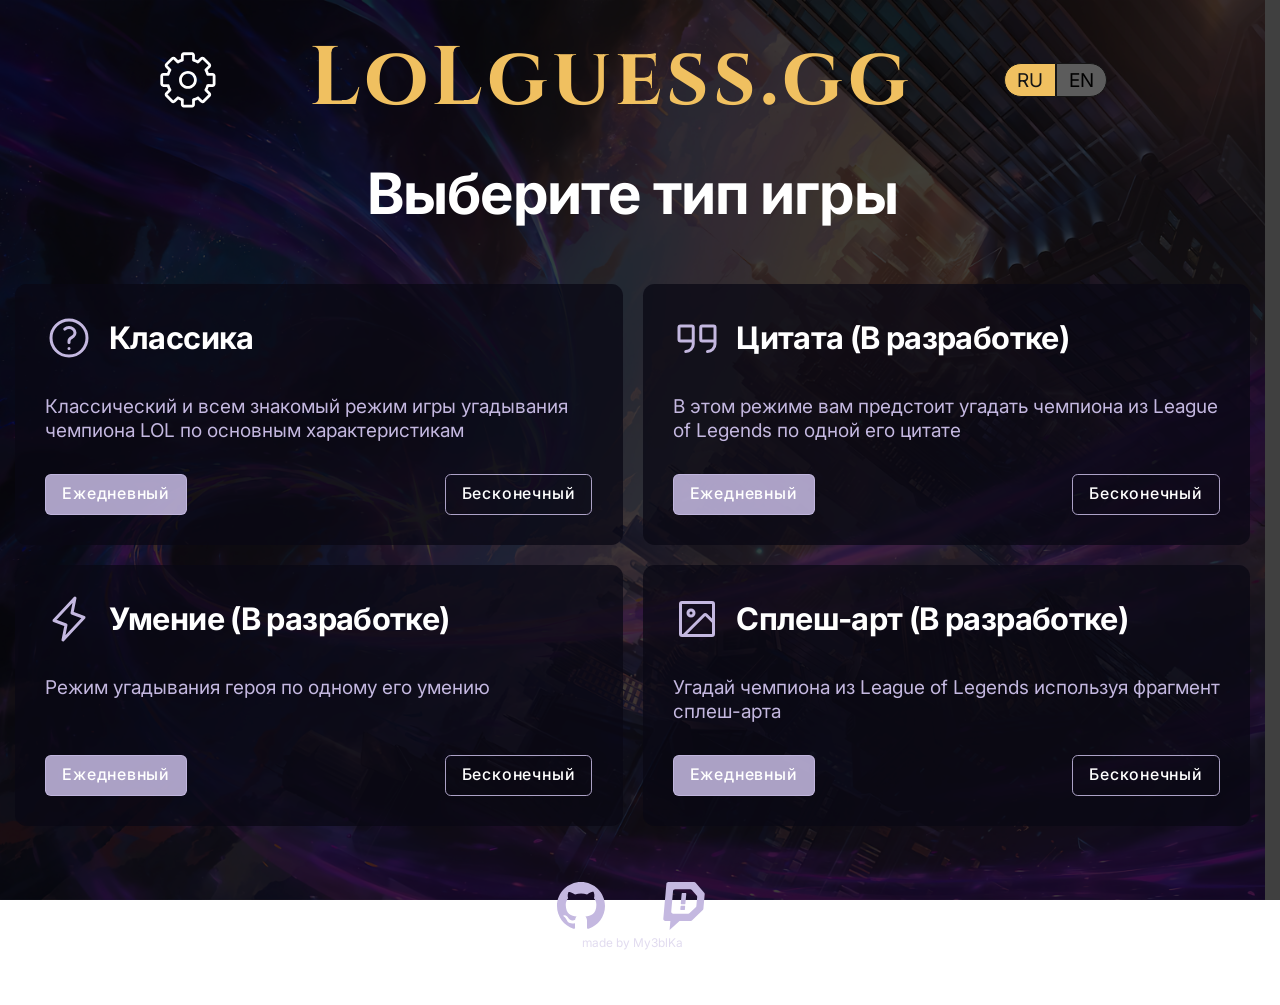
<file: index.html>
<!DOCTYPE html>
<html lang="ru">

<head>
    <meta charset="UTF-8">
    <meta name="viewport" content="width=device-width, initial-scale=1.0">
    <title>LOLGuess | Home</title>
    <link rel="stylesheet" href="styles/main.css">
    <script src="./scripts/main.js" type="module" defer></script>
</head>

<body>
    <div class="header-placeholder"></div>
    <main class="main">
        <section class="game-mods">
            <div class="game-mods__inner container">
                <h1 class="game-mods__title">Выберите тип игры</h1>
                <ul class="game-mods__list">
                    <li class="game-mods__item">
                        <div class="game-mods__item-title-box">
                            <svg xmlns="http://www.w3.org/2000/svg" width="48" height="48" fill="none"
                                viewBox="0 0 24 24" stroke-width="1.5" stroke="currentColor" class="size-6">
                                <path stroke-linecap="round" stroke-linejoin="round"
                                    d="M9.879 7.519c1.171-1.025 3.071-1.025 4.242 0 1.172 1.025 1.172 2.687 0 3.712-.203.179-.43.326-.67.442-.745.361-1.45.999-1.45 1.827v.75M21 12a9 9 0 1 1-18 0 9 9 0 0 1 18 0Zm-9 5.25h.008v.008H12v-.008Z" />
                            </svg>
                            <h2 class="game-mods__item-title">Классика</h2>
                        </div>
                        <p class="game-mods__item-description">Классический и всем знакомый режим игры угадывания
                            чемпиона LOL по основным характеристикам
                        </p>
                        <div class="game-mods__type-box">
                            <a href="./classic/daily/index.html" class="game-mods__type-btn button">Ежедневный</a>
                            <a href="./classic/endless/index.html" class="game-mods__type-btn button">Бесконечный</a>
                        </div>
                    </li>
                    <li class="game-mods__item">
                        <div class="game-mods__item-title-box">
                            <svg xmlns="http://www.w3.org/2000/svg" width="48" height="48" viewBox="0 0 256 256">
                                <rect width="48" height="48" fill="none" />
                                <path
                                    d="M108,144H40a8,8,0,0,1-8-8V72a8,8,0,0,1,8-8h60a8,8,0,0,1,8,8v88a40,40,0,0,1-40,40"
                                    fill="none" stroke="currentColor" stroke-linecap="round" stroke-linejoin="round"
                                    stroke-width="16" />
                                <path
                                    d="M224,144H156a8,8,0,0,1-8-8V72a8,8,0,0,1,8-8h60a8,8,0,0,1,8,8v88a40,40,0,0,1-40,40"
                                    fill="none" stroke="currentColor" stroke-linecap="round" stroke-linejoin="round"
                                    stroke-width="16" />
                            </svg>
                            <h2 class="game-mods__item-title">Цитата (В разработке)</h2>
                        </div>
                        <p class="game-mods__item-description">В этом режиме вам предстоит угадать чемпиона из League of
                            Legends по одной его цитате
                        </p>
                        <div class="game-mods__type-box">
                            <a href="./quote/daily/index.html" class="game-mods__type-btn button">Ежедневный</a>
                            <a href="./quote/endless/index.html" class="game-mods__type-btn button">Бесконечный</a>
                        </div>
                    </li>
                    <li class="game-mods__item">
                        <div class="game-mods__item-title-box">
                            <svg xmlns="http://www.w3.org/2000/svg" width="48" height="48" viewBox="0 0 256 256">
                                <rect width="256" height="256" fill="none" />
                                <polygon points="160 16 144 96 208 120 96 240 112 160 48 136 160 16" fill="none"
                                    stroke="currentColor" stroke-linecap="round" stroke-linejoin="round"
                                    stroke-width="16" />
                            </svg>
                            <h2 class="game-mods__item-title">Умение (В разработке)</h2>
                        </div>
                        <p class="game-mods__item-description">Режим угадывания героя по одному его умению
                        </p>
                        <div class="game-mods__type-box">
                            <a href="./spell/daily/index.html" class="game-mods__type-btn button" disabled>Ежедневный</a>
                            <a href="./spell/endless/index.html" class="game-mods__type-btn button" disabled>Бесконечный</a>
                        </div>
                    </li>
                    <li class="game-mods__item">
                        <div class="game-mods__item-title-box">
                            <svg xmlns="http://www.w3.org/2000/svg" viewBox="0 0 256 256" width="48" height="48">
                                <rect width="256" height="256" fill="none" />
                                <rect x="40" y="40" width="176" height="176" rx="8" fill="none" stroke="currentColor"
                                    stroke-linecap="round" stroke-linejoin="round" stroke-width="16" />
                                <circle cx="96" cy="96" r="16" fill="none" stroke="currentColor" stroke-linecap="round"
                                    stroke-linejoin="round" stroke-width="16" />
                                <path d="M56.69,216,166.34,106.34a8,8,0,0,1,11.32,0L216,144.69" fill="none"
                                    stroke="currentColor" stroke-linecap="round" stroke-linejoin="round"
                                    stroke-width="16" />
                            </svg>
                            <h2 class="game-mods__item-title">Сплеш-арт (В разработке)</h2>
                        </div>
                        <p class="game-mods__item-description">Угадай чемпиона из League of Legends используя фрагмент
                            сплеш-арта
                        </p>
                        <div class="game-mods__type-box">
                            <a href="./splash/daily/index.html" class="game-mods__type-btn button" disabled>Ежедневный</a>
                            <a href="./splash/endless/index.html" class="game-mods__type-btn button" disabled>Бесконечный</a>
                        </div>
                    </li>
                </ul>
            </div>
        </section>
    </main>
    <div class="footer-placeholder"></div>
    <div class="setting-modal"></div>
</body>

</html>
</file>
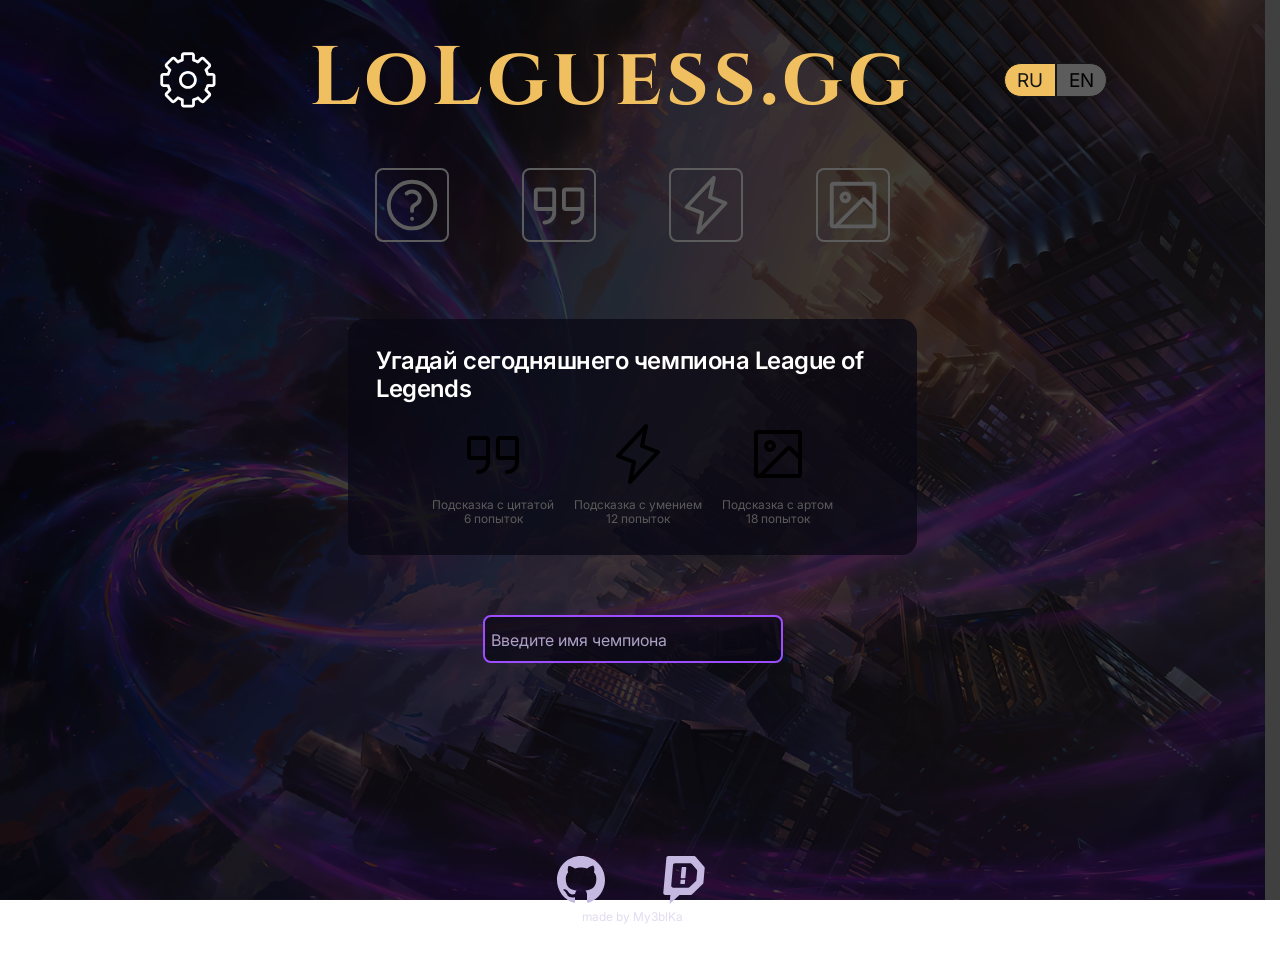
<file: classic/daily/index.html>
<!DOCTYPE html>
<html lang="ru">

<head>
    <meta charset="UTF-8">
    <meta name="viewport" content="width=device-width, initial-scale=1.0">
    <title>LOLGuess | Classic daily</title>
    <link rel="stylesheet" href="../../styles/main.css">
    <script src="./scripts/main.js" type="module" defer></script>
</head>

<body>
    <div class="header-placeholder"></div>
    <main class="main">
        <section class="modes">
            <div class="container modes__inner">
                <ul class="modes__list">
                    <li class="modes__item not-guessed" data-js-modes-classic>
                        <svg xmlns="http://www.w3.org/2000/svg" width="64" height="64" fill="none" viewBox="0 0 24 24"
                            stroke-width="1.5" stroke="currentColor" class="size-6">
                            <path stroke-linecap="round" stroke-linejoin="round"
                                d="M9.879 7.519c1.171-1.025 3.071-1.025 4.242 0 1.172 1.025 1.172 2.687 0 3.712-.203.179-.43.326-.67.442-.745.361-1.45.999-1.45 1.827v.75M21 12a9 9 0 1 1-18 0 9 9 0 0 1 18 0Zm-9 5.25h.008v.008H12v-.008Z" />
                        </svg>
                        <div class="modes__item-types">
                            <a href="../../classic/daily/" class="modes__item-type button">Ежедневный</a>
                            <a href="../../classic/endless/" class="modes__item-type button">Бесконечный</a>
                        </div>
                    </li>
                    <li class="modes__item not-guessed" data-js-modes-quote>
                        <svg xmlns="http://www.w3.org/2000/svg" width="64" height="64" viewBox="0 0 256 256">
                            <rect width="48" height="48" fill="none" />
                            <path d="M108,144H40a8,8,0,0,1-8-8V72a8,8,0,0,1,8-8h60a8,8,0,0,1,8,8v88a40,40,0,0,1-40,40"
                                fill="none" stroke="currentColor" stroke-linecap="round" stroke-linejoin="round"
                                stroke-width="16" />
                            <path d="M224,144H156a8,8,0,0,1-8-8V72a8,8,0,0,1,8-8h60a8,8,0,0,1,8,8v88a40,40,0,0,1-40,40"
                                fill="none" stroke="currentColor" stroke-linecap="round" stroke-linejoin="round"
                                stroke-width="16" />
                        </svg>
                        <div class="modes__item-types">
                            <a href="../../quote/daily/" class="modes__item-type button">Ежедневный</a>
                            <a href="../../quote/endless/" class="modes__item-type button">Бесконечный</a>
                        </div>
                    </li>
                    <li class="modes__item not-guessed" data-js-modes-spell>
                        <svg xmlns="http://www.w3.org/2000/svg" width="64" height="64" viewBox="0 0 256 256">
                            <rect width="256" height="256" fill="none" />
                            <polygon points="160 16 144 96 208 120 96 240 112 160 48 136 160 16" fill="none"
                                stroke="currentColor" stroke-linecap="round" stroke-linejoin="round"
                                stroke-width="16" />
                        </svg>
                        <div class="modes__item-types">
                            <a href="../../spell/daily/" class="modes__item-type button">Ежедневный</a>
                            <a href="../../spell/endless/" class="modes__item-type button">Бесконечный</a>
                        </div>
                    </li>
                    <li class="modes__item not-guessed" data-js-modes-splash>
                        <svg xmlns="http://www.w3.org/2000/svg" viewBox="0 0 256 256" width="64" height="64">
                            <rect width="256" height="256" fill="none" />
                            <rect x="40" y="40" width="176" height="176" rx="8" fill="none" stroke="currentColor"
                                stroke-linecap="round" stroke-linejoin="round" stroke-width="16" />
                            <circle cx="96" cy="96" r="16" fill="none" stroke="currentColor" stroke-linecap="round"
                                stroke-linejoin="round" stroke-width="16" />
                            <path d="M56.69,216,166.34,106.34a8,8,0,0,1,11.32,0L216,144.69" fill="none"
                                stroke="currentColor" stroke-linecap="round" stroke-linejoin="round"
                                stroke-width="16" />
                        </svg>
                        <div class="modes__item-types">
                            <a href="../../splash/daily/" class="modes__item-type button">Ежедневный</a>
                            <a href="../../splash/endless/" class="modes__item-type button">Бесконечный</a>
                        </div>
                    </li>
                </ul>
            </div>
        </section>
        <section class="hints">
            <div class="container">
                <div class="hints__inner">
                    <h1 class="hints__title h3">Угадай сегодняшнего чемпиона League of Legends</h1>
                    <ul class="hints__list">
                        <li class="hints__item is-disabled">
                            <button class="hints__btn is-disabled" data-js-hints-quote-open-btn data-js-hints-open-btn>
                                <svg xmlns="http://www.w3.org/2000/svg" width="64" height="64" viewBox="0 0 256 256">
                                    <rect width="48" height="48" fill="none" />
                                    <path
                                        d="M108,144H40a8,8,0,0,1-8-8V72a8,8,0,0,1,8-8h60a8,8,0,0,1,8,8v88a40,40,0,0,1-40,40"
                                        fill="none" stroke="currentColor" stroke-linecap="round" stroke-linejoin="round"
                                        stroke-width="16" />
                                    <path
                                        d="M224,144H156a8,8,0,0,1-8-8V72a8,8,0,0,1,8-8h60a8,8,0,0,1,8,8v88a40,40,0,0,1-40,40"
                                        fill="none" stroke="currentColor" stroke-linecap="round" stroke-linejoin="round"
                                        stroke-width="16" />
                                </svg>
                            </button>
                            <span class="hints__btn-tooltip">
                                Подсказка с цитатой <br>
                                <span class="hints__btn-tooltip-attempts" data-js-hints-quote-tooltip>6 попыток</span>
                            </span>
                        </li>
                        <li class="hints__item is-disabled">
                            <button class="hints__btn is-disabled" data-js-hints-spell-open-btn data-js-hints-open-btn>
                                <svg xmlns="http://www.w3.org/2000/svg" width="64" height="64" viewBox="0 0 256 256">
                                    <rect width="256" height="256" fill="none" />
                                    <polygon points="160 16 144 96 208 120 96 240 112 160 48 136 160 16" fill="none"
                                        stroke="currentColor" stroke-linecap="round" stroke-linejoin="round"
                                        stroke-width="16" />
                                </svg>
                            </button>
                            <span class="hints__btn-tooltip">
                                Подсказка с умением <br>
                                <span class="hints__btn-tooltip-attempts" data-js-hints-spell-tooltip>12 попыток</span>
                            </span>
                        </li>
                        <li class="hints__item is-disabled">
                            <button class="hints__btn is-disabled" data-js-hints-splash-open-btn data-js-hints-open-btn>
                                <svg xmlns="http://www.w3.org/2000/svg" viewBox="0 0 256 256" width="64" height="64">
                                    <rect width="256" height="256" fill="none" />
                                    <rect x="40" y="40" width="176" height="176" rx="8" fill="none"
                                        stroke="currentColor" stroke-linecap="round" stroke-linejoin="round"
                                        stroke-width="16" />
                                    <circle cx="96" cy="96" r="16" fill="none" stroke="currentColor"
                                        stroke-linecap="round" stroke-linejoin="round" stroke-width="16" />
                                    <path d="M56.69,216,166.34,106.34a8,8,0,0,1,11.32,0L216,144.69" fill="none"
                                        stroke="currentColor" stroke-linecap="round" stroke-linejoin="round"
                                        stroke-width="16" />
                                </svg>
                            </button>
                            <span class="hints__btn-tooltip">
                                Подсказка с артом <br>
                                <span class="hints__btn-tooltip-attempts" data-js-hints-splash-tooltip>18 попыток</span>
                            </span>
                        </li>
                    </ul>
                    <div class="hints__quote-hint-box" data-js-hints-quote-box data-js-hints-box>
                        <div class="hints__quote-hint" data-js-quote></div>
                    </div>
                    <div class="hints__spell-hint-box" data-js-hints-spell-box data-js-hints-box>
                    </div>
                    <div class="hints__splash-hint-box" data-js-hints-splash-box data-js-hints-box>
                    </div>
                </div>
            </div>
        </section>
        <section class="guess">
            <div class="container">
                <div class="guess__search" data-js-guess-box>
                    <input type="text" class="guess__input" placeholder="Введите имя чемпиона"
                        autocomplete="new-password" data-js-guess-input>
                    <ul class="guess__dropdown-list" role="listbox" data-js-guess-droplist>
                    </ul>
                </div>
            </div>
        </section>
        <section class="answers">
            <div class="container">
                <table class="answers__table">
                    <thead class="answers__thead is-hidden" data-js-answers-thead>
                        <tr class="answers__thead-tr">
                            <th class="answers__thead-th">Чемпион</th>
                            <th class="answers__thead-th">Пол</th>
                            <th class="answers__thead-th">Позиция(и)</th>
                            <th class="answers__thead-th">Виды</th>
                            <th class="answers__thead-th">Ресурс</th>
                            <th class="answers__thead-th">Тип <br>атаки</th>
                            <th class="answers__thead-th">Регион(ы)</th>
                            <th class="answers__thead-th">Год <br>выпуска</th>
                        </tr>
                    </thead>
                    <tbody class="answers__tbody" data-js-answers-tbody></tbody>
                </table>
            </div>
        </section>
        <section class="last-champion" style="display: none;">

        </section>
        <section class="finish is-hidden" data-js-finish-root>
            <div class="container">
                <div class="finish__inner">
                    <h2 class="finish__title">Nice one</h2>
                    <div class="finish__this-champ" data-js-finish-champ>
                        <div class="finish__champ-text-box">
                            <span class="finish__champ-text-top">Вы угадали</span>
                            <h3 class="finish__champ-name h2" data-js-finish-champ-name></h3>
                        </div>
                    </div>
                    <div class="finish__attempts" data-js-finish-attempts>Количество попыток:</div>
                    <button class="finish__statistic-btn" style="display: none;">Статистика</button>
                    <div class="finish__next-champ-timer-box">
                        <h3 class="finish__next-champ-title">Следующий чемпион через</h3>
                        <div class="finish__next-champ-timer">
                            <span class="finish__hours" data-js-timer-hours>00</span>
                            :
                            <span class="finish__minutes" data-js-timer-minutes>00</span>
                            :
                            <span class="finish__seconds" data-js-timer-seconds>00</span>
                        </div>
                        <span class="finish__utc">Часовой пояс: UTC +0</span>
                    </div>
                    <a href="/" class="finish__next-mode-btn" style="display: none;"></a>
                    <div class="modes">
                        <div class="container modes__inner modes__inner--end">
                            <ul class="modes__list">
                                <li class="modes__item not-guessed" data-js-modes-classic>
                                    <svg xmlns="http://www.w3.org/2000/svg" width="64" height="64" fill="none"
                                        viewBox="0 0 24 24" stroke-width="1.5" stroke="currentColor" class="size-6">
                                        <path stroke-linecap="round" stroke-linejoin="round"
                                            d="M9.879 7.519c1.171-1.025 3.071-1.025 4.242 0 1.172 1.025 1.172 2.687 0 3.712-.203.179-.43.326-.67.442-.745.361-1.45.999-1.45 1.827v.75M21 12a9 9 0 1 1-18 0 9 9 0 0 1 18 0Zm-9 5.25h.008v.008H12v-.008Z" />
                                    </svg>
                                    <div class="modes__item-types">
                                        <a href="../../classic/daily/" class="modes__item-type button">Ежедневный</a>
                                        <a href="../../classic/endless/" class="modes__item-type button">Бесконечный</a>
                                    </div>
                                </li>
                                <li class="modes__item not-guessed" data-js-modes-quote>
                                    <svg xmlns="http://www.w3.org/2000/svg" width="64" height="64"
                                        viewBox="0 0 256 256">
                                        <rect width="48" height="48" fill="none" />
                                        <path
                                            d="M108,144H40a8,8,0,0,1-8-8V72a8,8,0,0,1,8-8h60a8,8,0,0,1,8,8v88a40,40,0,0,1-40,40"
                                            fill="none" stroke="currentColor" stroke-linecap="round"
                                            stroke-linejoin="round" stroke-width="16" />
                                        <path
                                            d="M224,144H156a8,8,0,0,1-8-8V72a8,8,0,0,1,8-8h60a8,8,0,0,1,8,8v88a40,40,0,0,1-40,40"
                                            fill="none" stroke="currentColor" stroke-linecap="round"
                                            stroke-linejoin="round" stroke-width="16" />
                                    </svg>
                                    <div class="modes__item-types">
                                        <a href="../../quote/daily/" class="modes__item-type button">Ежедневный</a>
                                        <a href="../../quote/endless/" class="modes__item-type button">Бесконечный</a>
                                    </div>
                                </li>
                                <li class="modes__item not-guessed" data-js-modes-spell>
                                    <svg xmlns="http://www.w3.org/2000/svg" width="64" height="64"
                                        viewBox="0 0 256 256">
                                        <rect width="256" height="256" fill="none" />
                                        <polygon points="160 16 144 96 208 120 96 240 112 160 48 136 160 16" fill="none"
                                            stroke="currentColor" stroke-linecap="round" stroke-linejoin="round"
                                            stroke-width="16" />
                                    </svg>
                                    <div class="modes__item-types">
                                        <a href="../../spell/daily/" class="modes__item-type button">Ежедневный</a>
                                        <a href="../../spell/endless/" class="modes__item-type button">Бесконечный</a>
                                    </div>
                                </li>
                                <li class="modes__item not-guessed" data-js-modes-splash>
                                    <svg xmlns="http://www.w3.org/2000/svg" viewBox="0 0 256 256" width="64"
                                        height="64">
                                        <rect width="256" height="256" fill="none" />
                                        <rect x="40" y="40" width="176" height="176" rx="8" fill="none"
                                            stroke="currentColor" stroke-linecap="round" stroke-linejoin="round"
                                            stroke-width="16" />
                                        <circle cx="96" cy="96" r="16" fill="none" stroke="currentColor"
                                            stroke-linecap="round" stroke-linejoin="round" stroke-width="16" />
                                        <path d="M56.69,216,166.34,106.34a8,8,0,0,1,11.32,0L216,144.69" fill="none"
                                            stroke="currentColor" stroke-linecap="round" stroke-linejoin="round"
                                            stroke-width="16" />
                                    </svg>
                                    <div class="modes__item-types">
                                        <a href="../../splash/daily/" class="modes__item-type button">Ежедневный</a>
                                        <a href="../../splash/endless/" class="modes__item-type button">Бесконечный</a>
                                    </div>
                                </li>
                            </ul>
                        </div>
                    </div>
                </div>
            </div>
        </section>
    </main>
    <div class="footer-placeholder"></div>
    <div class="setting-modal"></div>
</body>

</html>
</file>
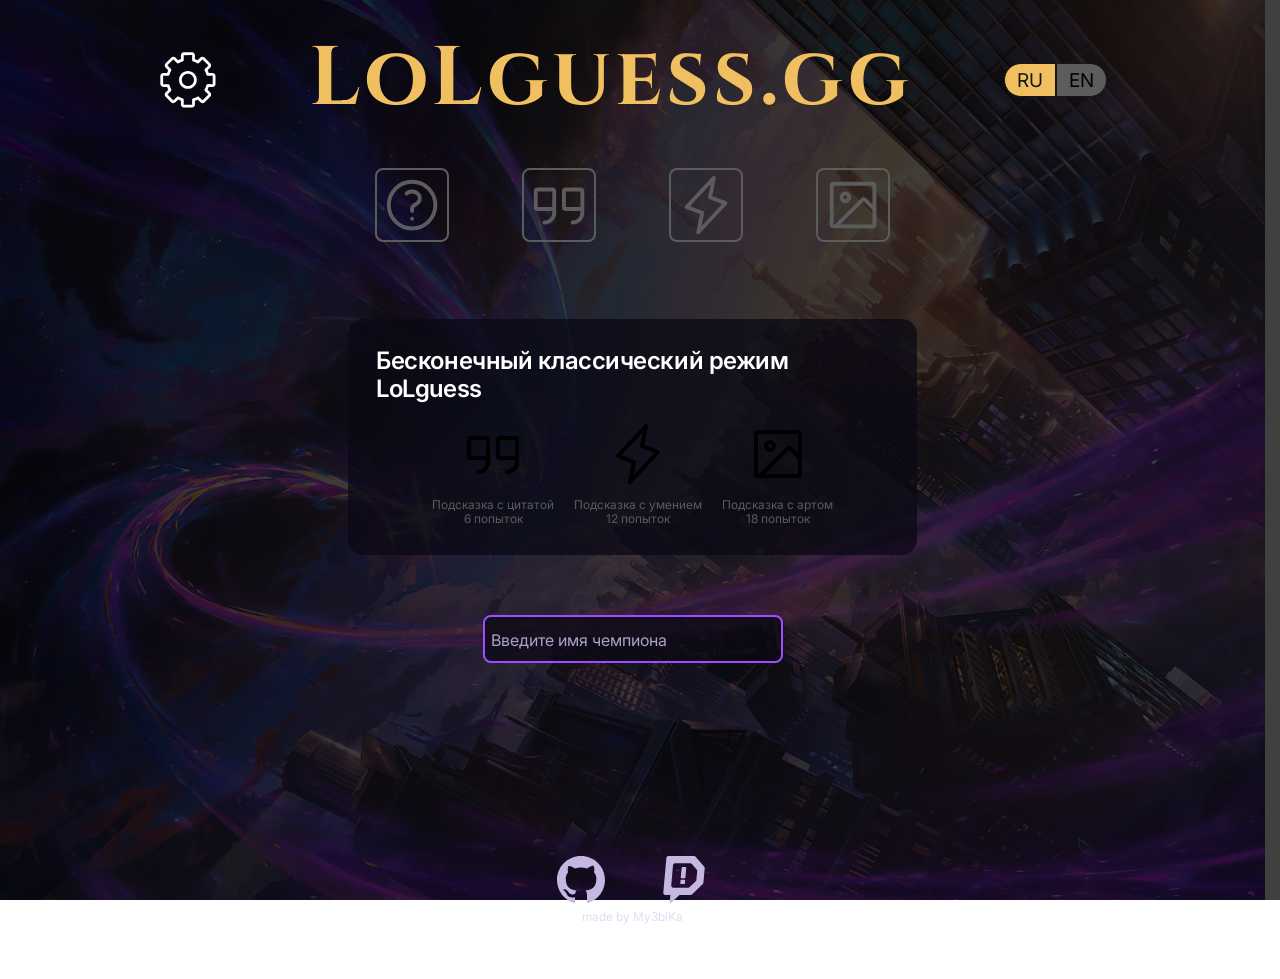
<file: classic/endless/index.html>
<!DOCTYPE html>
<html lang="ru">

<head>
    <meta charset="UTF-8">
    <meta name="viewport" content="width=device-width, initial-scale=1.0">
    <title>LOLGuess | Classic daily</title>
    <link rel="stylesheet" href="../../styles/main.css">
    <script src="./scripts/main.js" type="module" defer></script>
</head>

<body>
    <div class="header-placeholder"></div>
    <main class="main">
        <section class="modes">
            <div class="container modes__inner">
                <ul class="modes__list">
                    <li class="modes__item not-guessed" data-js-modes-classic>
                        <svg xmlns="http://www.w3.org/2000/svg" width="64" height="64" fill="none" viewBox="0 0 24 24"
                            stroke-width="1.5" stroke="currentColor" class="size-6">
                            <path stroke-linecap="round" stroke-linejoin="round"
                                d="M9.879 7.519c1.171-1.025 3.071-1.025 4.242 0 1.172 1.025 1.172 2.687 0 3.712-.203.179-.43.326-.67.442-.745.361-1.45.999-1.45 1.827v.75M21 12a9 9 0 1 1-18 0 9 9 0 0 1 18 0Zm-9 5.25h.008v.008H12v-.008Z" />
                        </svg>
                        <div class="modes__item-types">
                            <a href="../../classic/daily/" class="modes__item-type button">Ежедневный</a>
                            <a href="../../classic/endless/" class="modes__item-type button">Бесконечный</a>
                        </div>
                    </li>
                    <li class="modes__item not-guessed" data-js-modes-quote>
                        <svg xmlns="http://www.w3.org/2000/svg" width="64" height="64" viewBox="0 0 256 256">
                            <rect width="48" height="48" fill="none" />
                            <path d="M108,144H40a8,8,0,0,1-8-8V72a8,8,0,0,1,8-8h60a8,8,0,0,1,8,8v88a40,40,0,0,1-40,40"
                                fill="none" stroke="currentColor" stroke-linecap="round" stroke-linejoin="round"
                                stroke-width="16" />
                            <path d="M224,144H156a8,8,0,0,1-8-8V72a8,8,0,0,1,8-8h60a8,8,0,0,1,8,8v88a40,40,0,0,1-40,40"
                                fill="none" stroke="currentColor" stroke-linecap="round" stroke-linejoin="round"
                                stroke-width="16" />
                        </svg>
                        <div class="modes__item-types">
                            <a href="../../quote/daily/" class="modes__item-type button">Ежедневный</a>
                            <a href="../../quote/endless/" class="modes__item-type button">Бесконечный</a>
                        </div>
                    </li>
                    <li class="modes__item not-guessed" data-js-modes-spell>
                        <svg xmlns="http://www.w3.org/2000/svg" width="64" height="64" viewBox="0 0 256 256">
                            <rect width="256" height="256" fill="none" />
                            <polygon points="160 16 144 96 208 120 96 240 112 160 48 136 160 16" fill="none"
                                stroke="currentColor" stroke-linecap="round" stroke-linejoin="round"
                                stroke-width="16" />
                        </svg>
                        <div class="modes__item-types">
                            <a href="../../spell/daily/" class="modes__item-type button">Ежедневный</a>
                            <a href="../../spell/endless/" class="modes__item-type button">Бесконечный</a>
                        </div>
                    </li>
                    <li class="modes__item not-guessed" data-js-modes-splash>
                        <svg xmlns="http://www.w3.org/2000/svg" viewBox="0 0 256 256" width="64" height="64">
                            <rect width="256" height="256" fill="none" />
                            <rect x="40" y="40" width="176" height="176" rx="8" fill="none" stroke="currentColor"
                                stroke-linecap="round" stroke-linejoin="round" stroke-width="16" />
                            <circle cx="96" cy="96" r="16" fill="none" stroke="currentColor" stroke-linecap="round"
                                stroke-linejoin="round" stroke-width="16" />
                            <path d="M56.69,216,166.34,106.34a8,8,0,0,1,11.32,0L216,144.69" fill="none"
                                stroke="currentColor" stroke-linecap="round" stroke-linejoin="round"
                                stroke-width="16" />
                        </svg>
                        <div class="modes__item-types">
                            <a href="../../splash/daily/" class="modes__item-type button">Ежедневный</a>
                            <a href="../../splash/endless/" class="modes__item-type button">Бесконечный</a>
                        </div>
                    </li>
                </ul>
            </div>
        </section>
        <section class="hints">
            <div class="container">
                <div class="hints__inner">
                    <h1 class="hints__title h3">Бесконечный классический режим LoLguess</h1>
                    <ul class="hints__list">
                        <li class="hints__item is-disabled">
                            <button class="hints__btn is-disabled" data-js-hints-quote-open-btn data-js-hints-open-btn>
                                <svg xmlns="http://www.w3.org/2000/svg" width="64" height="64" viewBox="0 0 256 256">
                                    <rect width="48" height="48" fill="none" />
                                    <path
                                        d="M108,144H40a8,8,0,0,1-8-8V72a8,8,0,0,1,8-8h60a8,8,0,0,1,8,8v88a40,40,0,0,1-40,40"
                                        fill="none" stroke="currentColor" stroke-linecap="round" stroke-linejoin="round"
                                        stroke-width="16" />
                                    <path
                                        d="M224,144H156a8,8,0,0,1-8-8V72a8,8,0,0,1,8-8h60a8,8,0,0,1,8,8v88a40,40,0,0,1-40,40"
                                        fill="none" stroke="currentColor" stroke-linecap="round" stroke-linejoin="round"
                                        stroke-width="16" />
                                </svg>
                            </button>
                            <span class="hints__btn-tooltip">
                                Подсказка с цитатой <br>
                                <span class="hints__btn-tooltip-attempts" data-js-hints-quote-tooltip>6 попыток</span>
                            </span>
                        </li>
                        <li class="hints__item is-disabled">
                            <button class="hints__btn is-disabled" data-js-hints-spell-open-btn data-js-hints-open-btn>
                                <svg xmlns="http://www.w3.org/2000/svg" width="64" height="64" viewBox="0 0 256 256">
                                    <rect width="256" height="256" fill="none" />
                                    <polygon points="160 16 144 96 208 120 96 240 112 160 48 136 160 16" fill="none"
                                        stroke="currentColor" stroke-linecap="round" stroke-linejoin="round"
                                        stroke-width="16" />
                                </svg>
                            </button>
                            <span class="hints__btn-tooltip">
                                Подсказка с умением <br>
                                <span class="hints__btn-tooltip-attempts" data-js-hints-spell-tooltip>12 попыток</span>
                            </span>
                        </li>
                        <li class="hints__item is-disabled">
                            <button class="hints__btn is-disabled" data-js-hints-splash-open-btn data-js-hints-open-btn>
                                <svg xmlns="http://www.w3.org/2000/svg" viewBox="0 0 256 256" width="64" height="64">
                                    <rect width="256" height="256" fill="none" />
                                    <rect x="40" y="40" width="176" height="176" rx="8" fill="none"
                                        stroke="currentColor" stroke-linecap="round" stroke-linejoin="round"
                                        stroke-width="16" />
                                    <circle cx="96" cy="96" r="16" fill="none" stroke="currentColor"
                                        stroke-linecap="round" stroke-linejoin="round" stroke-width="16" />
                                    <path d="M56.69,216,166.34,106.34a8,8,0,0,1,11.32,0L216,144.69" fill="none"
                                        stroke="currentColor" stroke-linecap="round" stroke-linejoin="round"
                                        stroke-width="16" />
                                </svg>
                            </button>
                            <span class="hints__btn-tooltip">
                                Подсказка с артом <br>
                                <span class="hints__btn-tooltip-attempts" data-js-hints-splash-tooltip>18 попыток</span>
                            </span>
                        </li>
                    </ul>
                    <div class="hints__quote-hint-box" data-js-hints-quote-box data-js-hints-box>
                        <div class="hints__quote-hint" data-js-quote></div>
                    </div>
                    <div class="hints__spell-hint-box" data-js-hints-spell-box data-js-hints-box>
                    </div>
                    <div class="hints__splash-hint-box" data-js-hints-splash-box data-js-hints-box>
                    </div>
                </div>
            </div>
        </section>
        <section class="guess">
            <div class="container">
                <button class="guess__surrender-btn button is-hidden" data-js-guess-surrender-btn>Сдаться?</button>
                <div class="guess__search" data-js-guess-box>
                    <input type="text" class="guess__input" placeholder="Введите имя чемпиона"
                        autocomplete="new-password" data-js-guess-input>
                    <ul class="guess__dropdown-list" role="listbox" data-js-guess-droplist>
                    </ul>
                </div>
            </div>
        </section>
        <section class="answers">
            <div class="container">
                <table class="answers__table">
                    <thead class="answers__thead is-hidden" data-js-answers-thead>
                        <tr class="answers__thead-tr">
                            <th class="answers__thead-th">Чемпион</th>
                            <th class="answers__thead-th">Пол</th>
                            <th class="answers__thead-th">Позиция(и)</th>
                            <th class="answers__thead-th">Виды</th>
                            <th class="answers__thead-th">Ресурс</th>
                            <th class="answers__thead-th">Тип <br>атаки</th>
                            <th class="answers__thead-th">Регион(ы)</th>
                            <th class="answers__thead-th">Год <br>выпуска</th>
                        </tr>
                    </thead>
                    <tbody class="answers__tbody" data-js-answers-tbody></tbody>
                </table>
            </div>
        </section>
        <section class="last-champion" style="display: none;">

        </section>
        <section class="finish is-hidden" data-js-finish-root>
            <div class="container">
                <div class="finish__inner">
                    <h2 class="finish__title">Nice one</h2>
                    <div class="finish__this-champ" data-js-finish-champ>
                        <div class="finish__champ-text-box">
                            <span class="finish__champ-text-top">Вы угадали</span>
                            <h3 class="finish__champ-name h2" data-js-finish-champ-name></h3>
                        </div>
                    </div>
                    <div class="finish__attempts" data-js-finish-attempts>Количество попыток:</div>
                    <button class="finish__next-try-btn button" data-js-finish-next-try-btn>Еще раз?</button>
                    <button class="finish__statistic-btn" style="display: none;">Статистика</button>
                    <a href="/" class="finish__next-mode-btn" style="display: none;"></a>
                    <div class="modes">
                        <div class="container modes__inner modes__inner--end">
                            <ul class="modes__list">
                                <li class="modes__item not-guessed" data-js-modes-classic>
                                    <svg xmlns="http://www.w3.org/2000/svg" width="64" height="64" fill="none"
                                        viewBox="0 0 24 24" stroke-width="1.5" stroke="currentColor" class="size-6">
                                        <path stroke-linecap="round" stroke-linejoin="round"
                                            d="M9.879 7.519c1.171-1.025 3.071-1.025 4.242 0 1.172 1.025 1.172 2.687 0 3.712-.203.179-.43.326-.67.442-.745.361-1.45.999-1.45 1.827v.75M21 12a9 9 0 1 1-18 0 9 9 0 0 1 18 0Zm-9 5.25h.008v.008H12v-.008Z" />
                                    </svg>
                                    <div class="modes__item-types">
                                        <a href="../../classic/daily/" class="modes__item-type button">Ежедневный</a>
                                        <a href="../../classic/endless/" class="modes__item-type button">Бесконечный</a>
                                    </div>
                                </li>
                                <li class="modes__item not-guessed" data-js-modes-quote>
                                    <svg xmlns="http://www.w3.org/2000/svg" width="64" height="64"
                                        viewBox="0 0 256 256">
                                        <rect width="48" height="48" fill="none" />
                                        <path
                                            d="M108,144H40a8,8,0,0,1-8-8V72a8,8,0,0,1,8-8h60a8,8,0,0,1,8,8v88a40,40,0,0,1-40,40"
                                            fill="none" stroke="currentColor" stroke-linecap="round"
                                            stroke-linejoin="round" stroke-width="16" />
                                        <path
                                            d="M224,144H156a8,8,0,0,1-8-8V72a8,8,0,0,1,8-8h60a8,8,0,0,1,8,8v88a40,40,0,0,1-40,40"
                                            fill="none" stroke="currentColor" stroke-linecap="round"
                                            stroke-linejoin="round" stroke-width="16" />
                                    </svg>
                                    <div class="modes__item-types">
                                        <a href="../../quote/daily/" class="modes__item-type button">Ежедневный</a>
                                        <a href="../../quote/endless/" class="modes__item-type button">Бесконечный</a>
                                    </div>
                                </li>
                                <li class="modes__item not-guessed" data-js-modes-spell>
                                    <svg xmlns="http://www.w3.org/2000/svg" width="64" height="64"
                                        viewBox="0 0 256 256">
                                        <rect width="256" height="256" fill="none" />
                                        <polygon points="160 16 144 96 208 120 96 240 112 160 48 136 160 16" fill="none"
                                            stroke="currentColor" stroke-linecap="round" stroke-linejoin="round"
                                            stroke-width="16" />
                                    </svg>
                                    <div class="modes__item-types">
                                        <a href="../../spell/daily/" class="modes__item-type button">Ежедневный</a>
                                        <a href="../../spell/endless/" class="modes__item-type button">Бесконечный</a>
                                    </div>
                                </li>
                                <li class="modes__item not-guessed" data-js-modes-splash>
                                    <svg xmlns="http://www.w3.org/2000/svg" viewBox="0 0 256 256" width="64"
                                        height="64">
                                        <rect width="256" height="256" fill="none" />
                                        <rect x="40" y="40" width="176" height="176" rx="8" fill="none"
                                            stroke="currentColor" stroke-linecap="round" stroke-linejoin="round"
                                            stroke-width="16" />
                                        <circle cx="96" cy="96" r="16" fill="none" stroke="currentColor"
                                            stroke-linecap="round" stroke-linejoin="round" stroke-width="16" />
                                        <path d="M56.69,216,166.34,106.34a8,8,0,0,1,11.32,0L216,144.69" fill="none"
                                            stroke="currentColor" stroke-linecap="round" stroke-linejoin="round"
                                            stroke-width="16" />
                                    </svg>
                                    <div class="modes__item-types">
                                        <a href="../../splash/daily/" class="modes__item-type button">Ежедневный</a>
                                        <a href="../../splash/endless/" class="modes__item-type button">Бесконечный</a>
                                    </div>
                                </li>
                            </ul>
                        </div>
                    </div>
                </div>
            </div>
        </section>
    </main>
    <div class="footer-placeholder"></div>
    <div class="setting-modal"></div>
</body>

</html>
</file>
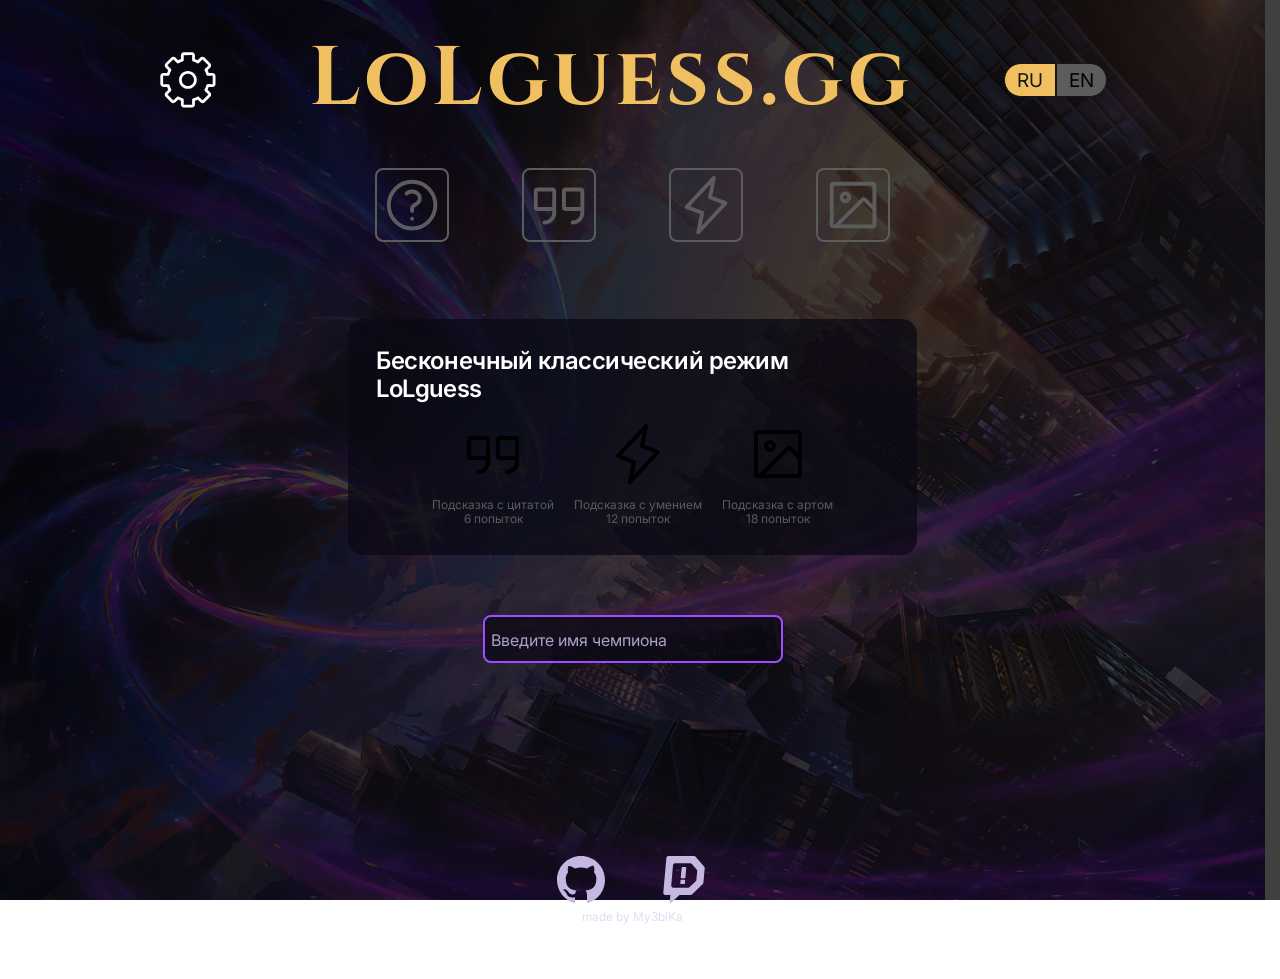
<file: quote/endless/index.html>
<!DOCTYPE html>
<html lang="ru">

<head>
    <meta charset="UTF-8">
    <meta name="viewport" content="width=device-width, initial-scale=1.0">
    <title>LOLGuess | Classic daily</title>
    <link rel="stylesheet" href="/styles/main.css">
    <script src="/classic/endless/scripts/main.js" type="module" defer></script>
</head>

<body>
    <div class="header-placeholder"></div>
    <main class="main">
        <section class="modes">
            <div class="container modes__inner">
                <ul class="modes__list">
                    <li class="modes__item not-guessed" data-js-modes-classic>
                        <svg xmlns="http://www.w3.org/2000/svg" width="64" height="64" fill="none" viewBox="0 0 24 24"
                            stroke-width="1.5" stroke="currentColor" class="size-6">
                            <path stroke-linecap="round" stroke-linejoin="round"
                                d="M9.879 7.519c1.171-1.025 3.071-1.025 4.242 0 1.172 1.025 1.172 2.687 0 3.712-.203.179-.43.326-.67.442-.745.361-1.45.999-1.45 1.827v.75M21 12a9 9 0 1 1-18 0 9 9 0 0 1 18 0Zm-9 5.25h.008v.008H12v-.008Z" />
                        </svg>
                        <div class="modes__item-types">
                            <a href="/classic/daily/" class="modes__item-type button">Ежедневный</a>
                            <a href="/classic/endless/" class="modes__item-type button">Бесконечный</a>
                        </div>
                    </li>
                    <li class="modes__item not-guessed" data-js-modes-quote>
                        <svg xmlns="http://www.w3.org/2000/svg" width="64" height="64" viewBox="0 0 256 256">
                            <rect width="48" height="48" fill="none" />
                            <path d="M108,144H40a8,8,0,0,1-8-8V72a8,8,0,0,1,8-8h60a8,8,0,0,1,8,8v88a40,40,0,0,1-40,40"
                                fill="none" stroke="currentColor" stroke-linecap="round" stroke-linejoin="round"
                                stroke-width="16" />
                            <path d="M224,144H156a8,8,0,0,1-8-8V72a8,8,0,0,1,8-8h60a8,8,0,0,1,8,8v88a40,40,0,0,1-40,40"
                                fill="none" stroke="currentColor" stroke-linecap="round" stroke-linejoin="round"
                                stroke-width="16" />
                        </svg>
                        <div class="modes__item-types">
                            <a href="/quote/daily/" class="modes__item-type button">Ежедневный</a>
                            <a href="/quote/endless/" class="modes__item-type button">Бесконечный</a>
                        </div>
                    </li>
                    <li class="modes__item not-guessed" data-js-modes-spell>
                        <svg xmlns="http://www.w3.org/2000/svg" width="64" height="64" viewBox="0 0 256 256">
                            <rect width="256" height="256" fill="none" />
                            <polygon points="160 16 144 96 208 120 96 240 112 160 48 136 160 16" fill="none"
                                stroke="currentColor" stroke-linecap="round" stroke-linejoin="round"
                                stroke-width="16" />
                        </svg>
                        <div class="modes__item-types">
                            <a href="/spell/daily/" class="modes__item-type button">Ежедневный</a>
                            <a href="/spell/endless/" class="modes__item-type button">Бесконечный</a>
                        </div>
                    </li>
                    <li class="modes__item not-guessed" data-js-modes-splash>
                        <svg xmlns="http://www.w3.org/2000/svg" viewBox="0 0 256 256" width="64" height="64">
                            <rect width="256" height="256" fill="none" />
                            <rect x="40" y="40" width="176" height="176" rx="8" fill="none" stroke="currentColor"
                                stroke-linecap="round" stroke-linejoin="round" stroke-width="16" />
                            <circle cx="96" cy="96" r="16" fill="none" stroke="currentColor" stroke-linecap="round"
                                stroke-linejoin="round" stroke-width="16" />
                            <path d="M56.69,216,166.34,106.34a8,8,0,0,1,11.32,0L216,144.69" fill="none"
                                stroke="currentColor" stroke-linecap="round" stroke-linejoin="round"
                                stroke-width="16" />
                        </svg>
                        <div class="modes__item-types">
                            <a href="/splash/daily/" class="modes__item-type button">Ежедневный</a>
                            <a href="/splash/endless/" class="modes__item-type button">Бесконечный</a>
                        </div>
                    </li>
                </ul>
            </div>
        </section>
        <section class="hints">
            <div class="container">
                <div class="hints__inner">
                    <h1 class="hints__title h3">Бесконечный классический режим LoLguess</h1>
                    <ul class="hints__list">
                        <li class="hints__item is-disabled">
                            <button class="hints__btn is-disabled" data-js-hints-quote-open-btn data-js-hints-open-btn>
                                <svg xmlns="http://www.w3.org/2000/svg" width="64" height="64" viewBox="0 0 256 256">
                                    <rect width="48" height="48" fill="none" />
                                    <path
                                        d="M108,144H40a8,8,0,0,1-8-8V72a8,8,0,0,1,8-8h60a8,8,0,0,1,8,8v88a40,40,0,0,1-40,40"
                                        fill="none" stroke="currentColor" stroke-linecap="round" stroke-linejoin="round"
                                        stroke-width="16" />
                                    <path
                                        d="M224,144H156a8,8,0,0,1-8-8V72a8,8,0,0,1,8-8h60a8,8,0,0,1,8,8v88a40,40,0,0,1-40,40"
                                        fill="none" stroke="currentColor" stroke-linecap="round" stroke-linejoin="round"
                                        stroke-width="16" />
                                </svg>
                            </button>
                            <span class="hints__btn-tooltip">
                                Подсказка с цитатой <br>
                                <span class="hints__btn-tooltip-attempts" data-js-hints-quote-tooltip>6 попыток</span>
                            </span>
                        </li>
                        <li class="hints__item is-disabled">
                            <button class="hints__btn is-disabled" data-js-hints-spell-open-btn data-js-hints-open-btn>
                                <svg xmlns="http://www.w3.org/2000/svg" width="64" height="64" viewBox="0 0 256 256">
                                    <rect width="256" height="256" fill="none" />
                                    <polygon points="160 16 144 96 208 120 96 240 112 160 48 136 160 16" fill="none"
                                        stroke="currentColor" stroke-linecap="round" stroke-linejoin="round"
                                        stroke-width="16" />
                                </svg>
                            </button>
                            <span class="hints__btn-tooltip">
                                Подсказка с умением <br>
                                <span class="hints__btn-tooltip-attempts" data-js-hints-spell-tooltip>12 попыток</span>
                            </span>
                        </li>
                        <li class="hints__item is-disabled">
                            <button class="hints__btn is-disabled" data-js-hints-splash-open-btn data-js-hints-open-btn>
                                <svg xmlns="http://www.w3.org/2000/svg" viewBox="0 0 256 256" width="64" height="64">
                                    <rect width="256" height="256" fill="none" />
                                    <rect x="40" y="40" width="176" height="176" rx="8" fill="none"
                                        stroke="currentColor" stroke-linecap="round" stroke-linejoin="round"
                                        stroke-width="16" />
                                    <circle cx="96" cy="96" r="16" fill="none" stroke="currentColor"
                                        stroke-linecap="round" stroke-linejoin="round" stroke-width="16" />
                                    <path d="M56.69,216,166.34,106.34a8,8,0,0,1,11.32,0L216,144.69" fill="none"
                                        stroke="currentColor" stroke-linecap="round" stroke-linejoin="round"
                                        stroke-width="16" />
                                </svg>
                            </button>
                            <span class="hints__btn-tooltip">
                                Подсказка с артом <br>
                                <span class="hints__btn-tooltip-attempts" data-js-hints-splash-tooltip>18 попыток</span>
                            </span>
                        </li>
                    </ul>
                    <div class="hints__quote-hint-box" data-js-hints-quote-box data-js-hints-box>
                        <div class="hints__quote-hint" data-js-quote></div>
                    </div>
                    <div class="hints__spell-hint-box" data-js-hints-spell-box data-js-hints-box>
                    </div>
                    <div class="hints__splash-hint-box" data-js-hints-splash-box data-js-hints-box>
                    </div>
                </div>
            </div>
        </section>
        <section class="guess">
            <div class="container">
                <button class="guess__surrender-btn button is-hidden" data-js-guess-surrender-btn>Сдаться?</button>
                <div class="guess__search" data-js-guess-box>
                    <input type="text" class="guess__input" placeholder="Введите имя чемпиона"
                        autocomplete="new-password" data-js-guess-input>
                    <ul class="guess__dropdown-list" role="listbox" data-js-guess-droplist>
                    </ul>
                </div>
            </div>
        </section>
        <section class="answers">
            <div class="container">
                <table class="answers__table">
                    <thead class="answers__thead is-hidden" data-js-answers-thead>
                        <tr class="answers__thead-tr">
                            <th class="answers__thead-th">Чемпион</th>
                            <th class="answers__thead-th">Пол</th>
                            <th class="answers__thead-th">Позиция(и)</th>
                            <th class="answers__thead-th">Виды</th>
                            <th class="answers__thead-th">Ресурс</th>
                            <th class="answers__thead-th">Тип <br>атаки</th>
                            <th class="answers__thead-th">Регион(ы)</th>
                            <th class="answers__thead-th">Год <br>выпуска</th>
                        </tr>
                    </thead>
                    <tbody class="answers__tbody" data-js-answers-tbody></tbody>
                </table>
            </div>
        </section>
        <section class="last-champion" style="display: none;">

        </section>
        <section class="finish is-hidden" data-js-finish-root>
            <div class="container">
                <div class="finish__inner">
                    <h2 class="finish__title">Nice one</h2>
                    <div class="finish__this-champ" data-js-finish-champ>
                        <div class="finish__champ-text-box">
                            <span class="finish__champ-text-top">Вы угадали</span>
                            <h3 class="finish__champ-name h2" data-js-finish-champ-name></h3>
                        </div>
                    </div>
                    <div class="finish__attempts" data-js-finish-attempts>Количество попыток:</div>
                    <button class="finish__next-try-btn button" data-js-finish-next-try-btn>Еще раз?</button>
                    <button class="finish__statistic-btn" style="display: none;">Статистика</button>
                    <a href="/" class="finish__next-mode-btn" style="display: none;"></a>
                    <div class="modes">
                        <div class="container modes__inner modes__inner--end">
                            <ul class="modes__list">
                                <li class="modes__item not-guessed" data-js-modes-classic>
                                    <svg xmlns="http://www.w3.org/2000/svg" width="64" height="64" fill="none"
                                        viewBox="0 0 24 24" stroke-width="1.5" stroke="currentColor" class="size-6">
                                        <path stroke-linecap="round" stroke-linejoin="round"
                                            d="M9.879 7.519c1.171-1.025 3.071-1.025 4.242 0 1.172 1.025 1.172 2.687 0 3.712-.203.179-.43.326-.67.442-.745.361-1.45.999-1.45 1.827v.75M21 12a9 9 0 1 1-18 0 9 9 0 0 1 18 0Zm-9 5.25h.008v.008H12v-.008Z" />
                                    </svg>
                                    <div class="modes__item-types">
                                        <a href="/classic/daily/" class="modes__item-type button">Ежедневный</a>
                                        <a href="/classic/endless/" class="modes__item-type button">Бесконечный</a>
                                    </div>
                                </li>
                                <li class="modes__item not-guessed" data-js-modes-quote>
                                    <svg xmlns="http://www.w3.org/2000/svg" width="64" height="64"
                                        viewBox="0 0 256 256">
                                        <rect width="48" height="48" fill="none" />
                                        <path
                                            d="M108,144H40a8,8,0,0,1-8-8V72a8,8,0,0,1,8-8h60a8,8,0,0,1,8,8v88a40,40,0,0,1-40,40"
                                            fill="none" stroke="currentColor" stroke-linecap="round"
                                            stroke-linejoin="round" stroke-width="16" />
                                        <path
                                            d="M224,144H156a8,8,0,0,1-8-8V72a8,8,0,0,1,8-8h60a8,8,0,0,1,8,8v88a40,40,0,0,1-40,40"
                                            fill="none" stroke="currentColor" stroke-linecap="round"
                                            stroke-linejoin="round" stroke-width="16" />
                                    </svg>
                                    <div class="modes__item-types">
                                        <a href="/quote/daily/" class="modes__item-type button">Ежедневный</a>
                                        <a href="/quote/endless/" class="modes__item-type button">Бесконечный</a>
                                    </div>
                                </li>
                                <li class="modes__item not-guessed" data-js-modes-spell>
                                    <svg xmlns="http://www.w3.org/2000/svg" width="64" height="64"
                                        viewBox="0 0 256 256">
                                        <rect width="256" height="256" fill="none" />
                                        <polygon points="160 16 144 96 208 120 96 240 112 160 48 136 160 16" fill="none"
                                            stroke="currentColor" stroke-linecap="round" stroke-linejoin="round"
                                            stroke-width="16" />
                                    </svg>
                                    <div class="modes__item-types">
                                        <a href="/spell/daily/" class="modes__item-type button">Ежедневный</a>
                                        <a href="/spell/endless/" class="modes__item-type button">Бесконечный</a>
                                    </div>
                                </li>
                                <li class="modes__item not-guessed" data-js-modes-splash>
                                    <svg xmlns="http://www.w3.org/2000/svg" viewBox="0 0 256 256" width="64"
                                        height="64">
                                        <rect width="256" height="256" fill="none" />
                                        <rect x="40" y="40" width="176" height="176" rx="8" fill="none"
                                            stroke="currentColor" stroke-linecap="round" stroke-linejoin="round"
                                            stroke-width="16" />
                                        <circle cx="96" cy="96" r="16" fill="none" stroke="currentColor"
                                            stroke-linecap="round" stroke-linejoin="round" stroke-width="16" />
                                        <path d="M56.69,216,166.34,106.34a8,8,0,0,1,11.32,0L216,144.69" fill="none"
                                            stroke="currentColor" stroke-linecap="round" stroke-linejoin="round"
                                            stroke-width="16" />
                                    </svg>
                                    <div class="modes__item-types">
                                        <a href="/splash/daily/" class="modes__item-type button">Ежедневный</a>
                                        <a href="/splash/endless/" class="modes__item-type button">Бесконечный</a>
                                    </div>
                                </li>
                            </ul>
                        </div>
                    </div>
                </div>
            </div>
        </section>
    </main>
    <div class="footer-placeholder"></div>
    <div class="setting-modal"></div>
</body>

</html>
</file>
<file: styles/main.css>
@charset "UTF-8";
@font-face {
  font-family: "Inter";
  src: url("../fonts/Inter/Inter18pt-Light.eot") format("eot"), url("../fonts/Inter/Inter18pt-Light.woff") format("woff"), url("../fonts/Inter/Inter18pt-Light.woff2") format("woff2");
  font-weight: 300;
  font-style: normal;
  font-display: swap;
}
@font-face {
  font-family: "Inter";
  src: url("../fonts/Inter/Inter18pt-Regular.eot") format("eot"), url("../fonts/Inter/Inter18pt-Regular.woff") format("woff"), url("../fonts/Inter/Inter18pt-Regular.woff2") format("woff2");
  font-weight: 400;
  font-style: normal;
  font-display: swap;
}
@font-face {
  font-family: "Inter";
  src: url("../fonts/Inter/Inter18pt-Medium.eot") format("eot"), url("../fonts/Inter/Inter18pt-Medium.woff") format("woff"), url("../fonts/Inter/Inter18pt-Medium.woff2") format("woff2");
  font-weight: 500;
  font-style: normal;
  font-display: swap;
}
@font-face {
  font-family: "Inter";
  src: url("../fonts/Inter/Inter18pt-SemiBold.eot") format("eot"), url("../fonts/Inter/Inter18pt-SemiBold.woff") format("woff"), url("../fonts/Inter/Inter18pt-SemiBold.woff2") format("woff2");
  font-weight: 600;
  font-style: normal;
  font-display: swap;
}
@font-face {
  font-family: "Inter";
  src: url("../fonts/Inter/Inter18pt-Bold.eot") format("eot"), url("../fonts/Inter/Inter18pt-Bold.woff") format("woff"), url("../fonts/Inter/Inter18pt-Bold.woff2") format("woff2");
  font-weight: 700;
  font-style: normal;
  font-display: swap;
}
@font-face {
  font-family: "Cinzel";
  src: url("../fonts/Cinzel/Cinzel-Bold.eot") format("eot"), url("../fonts/Cinzel/Cinzel-Bold.woff") format("woff"), url("../fonts/Cinzel/Cinzel-Bold.woff2") format("woff2");
  font-weight: 700;
  font-style: normal;
  font-display: swap;
}
body {
  font-family: var(--font-family-base);
  font-size: clamp(0.875rem, 0.7451923077rem + 0.5769230769vw, 1.25rem);
  font-weight: 400;
  color: var(--color-text);
  background-color: var(--color-text);
  background: url(../images/background.jpg) no-repeat;
  background-position: center;
  background-size: cover;
  background-attachment: fixed;
  position: relative;
}
body::before {
  content: "";
  position: fixed;
  width: 100%;
  height: 100%;
  background: url(../images/background.jpg) no-repeat cover;
  background-color: rgba(0, 0, 0, 0.75);
  z-index: -1;
}
body.no-scroll {
  overflow: hidden;
}

h1,
.h1,
h2,
.h2,
h3,
.h3 {
  font-weight: 700;
  color: var(--color-white);
  letter-spacing: -0.02em;
}

h1,
.h1 {
  font-size: clamp(2rem, 1.3942307692rem + 2.6923076923vw, 3.75rem);
  line-height: clamp(2.75rem, 2.1442307692rem + 2.6923076923vw, 4.5rem);
}

h2,
.h2 {
  font-size: clamp(1.5rem, 1.3269230769rem + 0.7692307692vw, 2rem);
  line-height: clamp(1.75rem, 1.4903846154rem + 1.1538461538vw, 2.5rem);
}

h3,
.h3 {
  font-size: clamp(1.25rem, 1.1634615385rem + 0.3846153846vw, 1.5rem);
  line-height: 1.2;
  font-weight: 600;
}

a {
  position: relative;
  font-size: clamp(0.875rem, 0.8317307692rem + 0.1923076923vw, 1rem);
  color: inherit;
  font-weight: 500;
  top: 0;
  letter-spacing: 0.05em;
  line-height: 1.2;
  transition: 0.1s all;
}
a[class] {
  text-decoration: none;
}

a,
button,
label,
input,
textarea,
select,
svg * {
  transition-duration: var(--transition-duration);
}

button:has(svg) {
  padding: 0;
  border: none;
  background-color: transparent;
  transition: all 0.25s;
}
button:has(svg) svg {
  display: block;
  transition: all 0.25s;
}

input {
  background-color: var(--color-black-75);
  border: 0.125rem solid var(--color-accent-primary);
  padding: 0.625rem 0.375rem;
  border-radius: clamp(0.375rem, 0.3317307692rem + 0.1923076923vw, 0.5rem);
  color: var(--color-white);
  font-size: 1.125rem;
}
input::-moz-placeholder {
  color: var(--color-text-85);
  font-size: 1rem;
}
input::placeholder {
  color: var(--color-text-85);
  font-size: 1rem;
}

li svg {
  display: block;
  transition: all 0.25s;
}

:focus-visible {
  outline: 0.125rem dashed var(--color-accent-primary);
  outline-offset: 0rem;
  transition-duration: 0s !important;
}

/**
  Нормализация блочной модели
 */
*,
::before,
::after {
  box-sizing: border-box;
}

/**
  Убираем внутренние отступы слева тегам списков,
  у которых есть атрибут class
 */
:where(ul, ol):where([class]) {
  padding-left: 0;
}

/**
  Убираем внешние отступы body и двум другим тегам,
  у которых есть атрибут class
 */
body,
:where(blockquote, figure, fieldset):where([class]) {
  margin: 0;
}

/**
  Убираем внешние отступы вертикали нужным тегам,
  у которых есть атрибут class
 */
:where(h1,
h2,
h3,
h4,
h5,
h6,
p,
ul,
ol,
dl):where([class]) {
  margin-block: 0;
}

:where(dd[class]) {
  margin-left: 0;
}

:where(fieldset[class]) {
  padding: 0;
  border: none;
}

/**
  Убираем стандартный маркер маркированному списку,
  у которого есть атрибут class
 */
:where(ul[class]) {
  list-style: none;
}

:where(address[class]) {
  font-style: normal;
}

/**
  Обнуляем вертикальные внешние отступы параграфа,
  объявляем локальную переменную для внешнего отступа вниз,
  чтобы избежать взаимодействие с более сложным селектором
 */
p {
  --paragraphMarginBottom: 24px;
  margin-block: 0;
}

/**
  Внешний отступ вниз для параграфа без атрибута class,
  который расположен не последним среди своих соседних элементов
 */
p:where(:not([class]):not(:last-child)) {
  margin-bottom: var(--paragraphMarginBottom);
}

/**
  Упрощаем работу с изображениями и видео
 */
img,
video {
  display: block;
  max-width: 100%;
  height: auto;
}

/**
  Наследуем свойства шрифт для полей ввода
 */
input,
textarea,
select,
button {
  font: inherit;
}

html {
  /**
    Пригодится в большинстве ситуаций
    (когда, например, нужно будет "прижать" футер к низу сайта)
   */
  height: 100%;
  /**
    Убираем скачок интерфейса по горизонтали
    при появлении / исчезновении скроллбара
   */
  scrollbar-gutter: stable;
  /**
    Плавный скролл
   */
  scroll-behavior: smooth;
}

body {
  /**
    Пригодится в большинстве ситуаций
    (когда, например, нужно будет "прижать" футер к низу сайта)
   */
  min-height: 100%;
}

/**
  Нормализация высоты элемента ссылки при его инспектировании в DevTools
 */
a:where([class]) {
  display: inline-flex;
}

/**
  Курсор-рука при наведении на элемент
 */
button,
label {
  cursor: pointer;
}

/**
  Убирает серую подсветку при тапе на мобильных устройствах (iOS/Android)
 */
button {
  -webkit-tap-highlight-color: transparent;
}

/**
  Чиним баг задержки смены цвета при взаимодействии с svg-элементами
 */
svg * {
  transition-property: fill, stroke;
}

/**
  Приведение рамок таблиц в классический 'collapse' вид
 */
:where(table) {
  border-collapse: collapse;
  border-color: currentColor;
}

/**
  Удаляем все анимации и переходы для людей,
  которые предпочитают их не использовать
 */
@media (prefers-reduced-motion: reduce) {
  *,
  ::before,
  ::after {
    animation-duration: 0.01ms !important;
    animation-iteration-count: 1 !important;
    transition-duration: 0.01ms !important;
    scroll-behavior: auto !important;
  }
}
dialog:not([open]) {
  display: none;
}

.container {
  max-width: calc(var(--container-width) + var(--container-padding-x) * 2);
  margin-inline: auto;
  padding-inline: var(--container-padding-x);
}

.visually-hidden {
  position: absolute !important;
  width: 1px !important;
  height: 1px !important;
  margin: -1px !important;
  border: 0 !important;
  padding: 0 !important;
  white-space: nowrap !important;
  clip-path: inset(100%) !important;
  clip: rect(0 0 0 0) !important;
  overflow: hidden !important;
}

@media (width <= 47.99875rem) {
  .hidden-mobile {
    display: none !important;
  }
}

@media (width > 47.99875rem) {
  .visible-mobile {
    display: none !important;
  }
}

:root {
  --color-white: #ffffff;
  --color-text: #c4b8e0;
  --color-text-85: rgba(196, 184, 224, 0.875);
  --color-text-35: rgba(196, 184, 224, 0.35);
  --color-black: #161616;
  --color-black-75: rgba(10, 8, 20, 0.75);
  --color-accent-grey: #5c5c5c;
  --color-grey-15: rgba(92, 92, 92, 0.15);
  --color-grey-25: rgba(88, 88, 88, 0.25);
  --color-accent-green: #06a700;
  --color-accent-yellow: rgb(167, 109, 0);
  --color-accent-red: rgb(167, 0, 0);
  --color-accent-primary: #9B4DFF;
  --color-accent-secondary: #F0C060;
  --font-family-base: "Inter", sans-serif;
  --container-width: 87.5rem;
  --container-padding-x: 0.9375rem;
  --transition-duration: 0.25s;
}

@keyframes flipCard {
  0% {
    opacity: 0;
  }
  100% {
    opacity: 1;
  }
}
@keyframes unlockHint {
  0%, 100% {
    transform: translateX(0);
  }
  25% {
    transform: translateX(-5px);
  }
  75% {
    transform: translateX(5px);
  }
}
.header {
  padding-block: 1.875rem;
}
.header__inner {
  position: relative;
  display: flex;
  -moz-column-gap: clamp(1.25rem, -0.4807692308rem + 7.6923076923vw, 6.25rem);
       column-gap: clamp(1.25rem, -0.4807692308rem + 7.6923076923vw, 6.25rem);
  align-items: center;
  justify-content: center;
}
@media (width <= 47.99875rem) {
  .header__inner {
    flex-wrap: wrap;
    justify-content: space-between;
    align-items: center;
  }
  .header__inner .header__logo {
    order: -1;
    flex-basis: 100%;
    text-align: center;
    align-self: center;
    justify-self: center;
  }
}
.header__logo {
  display: block;
  font-size: clamp(1.875rem, 0.5769230769rem + 5.7692307692vw, 5.625rem);
  font-family: "Cinzel";
  font-weight: 700;
  color: var(--color-accent-secondary);
}
.header__settings-btn {
  width: clamp(1.75rem, 0.9711538462rem + 3.4615384615vw, 4rem);
  height: clamp(1.75rem, 0.9711538462rem + 3.4615384615vw, 4rem);
}
.header__settings-btn svg {
  width: clamp(1.75rem, 0.9711538462rem + 3.4615384615vw, 4rem);
  height: clamp(1.75rem, 0.9711538462rem + 3.4615384615vw, 4rem);
}
@media (any-hover: hover) {
  .header__settings-btn:hover svg {
    rotate: 90deg;
  }
}
@media (any-hover: none) {
  .header__settings-btn:active svg {
    rotate: 90deg;
  }
}
.header__lang-btn {
  padding: 0.25rem 0.75rem;
  border: 0.0625rem solid var(--color-black);
  background-color: var(--color-accent-grey);
}
.header__lang-btn:first-child {
  border-radius: 1.25rem 0 0 1.25rem;
}
.header__lang-btn:last-child {
  border-radius: 0 1.25rem 1.25rem 0;
}
.header__lang-btn.is-active {
  background-color: var(--color-accent-secondary);
  color: var(--color-black);
}
.header__lang-btn-box {
  display: flex;
  border-radius: 1.25rem;
  overflow: hidden;
}

.button {
  border: 0.0625rem solid var(--color-text-85);
  background-color: var(--color-text-85);
  color: var(--color-white);
  padding: 0.625rem 1rem;
  border-radius: clamp(0.25rem, 0.2067307692rem + 0.1923076923vw, 0.375rem);
}
@media (any-hover: hover) {
  .button:hover {
    background-color: transparent;
    transition: all 0.25s;
  }
}
@media (any-hover: none) {
  .button:active {
    background-color: transparent;
    transition: all 0.25s;
  }
}
.button--lang {
  padding: 0;
  border: none;
  background-color: transparent;
  position: relative;
}
@media (any-hover: hover) {
  .button--lang:hover {
    opacity: 0.8;
  }
}
@media (any-hover: none) {
  .button--lang:active {
    opacity: 0.8;
  }
}
.button--icon {
  padding: 0;
  border: none;
  background-color: transparent;
  transition: rotate 0.35s, opacity 0.25s;
}
@media (any-hover: hover) {
  .button--icon:hover {
    opacity: 0.7;
    rotate: 90deg;
  }
}
@media (any-hover: none) {
  .button--icon:active {
    opacity: 0.7;
    rotate: 90deg;
  }
}

.modes__inner {
  padding-bottom: clamp(2.5rem, 2.2836538462rem + 0.9615384615vw, 3.125rem);
}
@media (width <= 47.99875rem) {
  .modes__inner {
    padding-bottom: 7.5rem;
  }
}
.modes__inner--end {
  padding-bottom: 2.5rem;
}
.modes__list {
  display: flex;
  -moz-column-gap: clamp(1.25rem, -0.0480769231rem + 5.7692307692vw, 5rem);
       column-gap: clamp(1.25rem, -0.0480769231rem + 5.7692307692vw, 5rem);
  justify-content: center;
  padding: 0.5rem;
}
.modes__item {
  position: relative;
  display: block;
  cursor: pointer;
  border: 0.125rem solid var(--color-text);
  border-radius: 0.5rem;
  padding: 0.25rem;
  transition: var(--transition-duration);
}
.modes__item svg {
  width: clamp(3rem, 2.6538461538rem + 1.5384615385vw, 4rem);
  height: clamp(3rem, 2.6538461538rem + 1.5384615385vw, 4rem);
}
.modes__item.not-guessed {
  color: var(--color-accent-grey);
  border-color: var(--color-accent-grey);
}
.modes__item-types {
  position: absolute;
  left: 53%;
  translate: -50% 0%;
  bottom: -70%;
  display: flex;
  -moz-column-gap: 0.75rem;
       column-gap: 0.75rem;
  align-items: center;
  opacity: 0;
  visibility: hidden;
  transition: all var(--transition-duration);
}
@media (width <= 47.99875rem) {
  .modes__item-types {
    flex-direction: column;
    left: 53%;
    translate: -50% 0%;
    top: 110%;
  }
}
.modes__item-types svg path {
  transition: var(--transition-duration);
}
.modes__item-type {
  font-size: 0.75rem;
}
@media (width <= 47.99875rem) {
  .modes__item-type {
    padding: clamp(0.375rem, 0.3317307692rem + 0.1923076923vw, 0.5rem);
  }
}
@media (any-hover: hover) {
  .modes__item:hover svg {
    color: var(--color-white);
    transition: var(--transition-duration);
  }
  .modes__item:hover {
    border-color: var(--color-white);
  }
  .modes__item:hover .modes__item-types {
    opacity: 1;
    visibility: visible;
  }
}
@media (any-hover: none) {
  .modes__item:active svg {
    color: var(--color-white);
    transition: var(--transition-duration);
  }
  .modes__item:active {
    border-color: var(--color-white);
  }
  .modes__item:active .modes__item-types {
    opacity: 1;
    visibility: visible;
  }
}

.setting-modal {
  background-color: var(--color-black);
  border: 0.125rem solid var(--color-accent-primary);
  border-radius: clamp(0.5rem, 0.4134615385rem + 0.3846153846vw, 0.75rem);
  padding-block: clamp(2rem, 1.3076923077rem + 3.0769230769vw, 4rem);
  padding-inline: clamp(1.5rem, 0.9807692308rem + 2.3076923077vw, 3rem);
  display: flex;
  flex-direction: column;
  row-gap: 1.5rem;
  position: fixed;
}
.setting-modal::backdrop {
  background-color: var(--color-black);
  opacity: 0.5;
}
.setting-modal div {
  display: flex;
  flex-direction: column;
  row-gap: clamp(1.125rem, 0.8221153846rem + 1.3461538462vw, 2rem);
}
.setting-modal__close-btn {
  align-self: end;
  position: absolute;
  top: 0.875rem;
  right: 0.875rem;
  width: clamp(1.375rem, 0.8990384615rem + 2.1153846154vw, 2.75rem);
  height: clamp(1.375rem, 0.8990384615rem + 2.1153846154vw, 2.75rem);
}
.setting-modal__close-btn::before, .setting-modal__close-btn::after {
  content: "";
  display: block;
  position: absolute;
  top: 50%;
  left: 50%;
  translate: -50% -50%;
  width: clamp(1.5rem, 1.2403846154rem + 1.1538461538vw, 2.25rem);
  height: clamp(0.125rem, 0.1033653846rem + 0.0961538462vw, 0.1875rem);
  background-color: var(--color-white);
  rotate: 45deg;
  border-radius: clamp(0.25rem, 0.2067307692rem + 0.1923076923vw, 0.375rem);
}
.setting-modal__close-btn::before {
  rotate: 135deg;
}
.setting-modal__colorblind-thumb {
  position: absolute;
  top: 50%;
  left: 0.125rem;
  translate: 0 -50%;
  width: 1.5rem;
  height: 1.5rem;
  display: block;
  background-color: var(--color-white);
  border-radius: 50%;
  transition: all 0.25s;
}
.setting-modal__colorblind-btn {
  width: 1.75rem;
  height: 1.75rem;
  transition: all 0.25s;
  position: relative;
  padding: 0;
  width: 3rem;
  border-radius: clamp(0.875rem, 0.8317307692rem + 0.1923076923vw, 1rem);
  border: none;
  background-color: var(--color-accent-grey);
  align-self: start;
}
.setting-modal__colorblind-btn.is-active {
  background-color: var(--color-accent-green);
  transition: all 0.25s;
}
.setting-modal__colorblind-btn.is-active .setting-modal__colorblind-thumb {
  left: 1.375rem;
  transition: all 0.25s;
}
.setting-modal__theme-select {
  background-color: transparent;
  border: 0.0625rem solid var(--color-accent-primary);
  border-radius: clamp(0.375rem, 0.375rem + 0vw, 0.375rem);
  padding-inline: clamp(0.5rem, 0.4134615385rem + 0.3846153846vw, 0.75rem);
  padding-block: clamp(0.375rem, 0.3317307692rem + 0.1923076923vw, 0.5rem);
}

.guess {
  padding-block: 2.5rem;
}
.guess .container {
  display: flex;
  flex-direction: column;
  align-items: center;
  row-gap: clamp(1.5rem, 1.1538461538rem + 1.5384615385vw, 2.5rem);
}
.guess__surrender-btn {
  justify-self: center;
}
.guess__surrender-btn.is-hidden {
  display: none;
  opacity: 0;
  visibility: hidden;
  transition: all var(--transition-duration);
}
.guess__search {
  position: relative;
}
.guess__dropdown-list {
  background-color: var(--color-black-75);
  max-height: 26.25rem;
  width: 18.75rem;
  position: absolute;
  z-index: 2;
  overflow-y: auto;
  top: 90%;
  transition: 0.2s;
}
.guess__dropdown-list::-webkit-scrollbar {
  background-color: var(--color-primary-accent);
}
.guess__dropdown-list.is-hidden {
  opacity: 0;
  visibility: hidden;
  transition: all var(--transition-duration);
  transition: 0.2s;
}
.guess__dropdown-item {
  cursor: pointer;
  display: flex;
  align-items: center;
  -moz-column-gap: 1.125rem;
       column-gap: 1.125rem;
  padding: 0.625rem;
  transition: var(--transition-duration);
  font-size: 1.25rem;
  transition: none;
}
.guess__dropdown-item.is-focused {
  background-color: var(--color-grey-25);
}
@media (any-hover: hover) {
  .guess__dropdown-item:hover {
    background-color: var(--color-grey-25);
  }
}
@media (any-hover: none) {
  .guess__dropdown-item:active {
    background-color: var(--color-grey-25);
  }
}
.guess__dropdown-item-not-found {
  text-align: center;
  padding: 0.625rem;
  font-size: 1rem;
}
.guess__dropdown-item:nth-child(1) {
  padding-top: 1.25rem;
}
.guess__input {
  width: 18.75rem;
  z-index: 5;
  position: relative;
}
.guess__input.is-hidden {
  opacity: 0;
  visibility: hidden;
  transition: all var(--transition-duration);
  display: none;
}

.footer {
  padding-block: clamp(1.25rem, 0.3846153846rem + 3.8461538462vw, 3.75rem);
  margin-top: auto;
}
.footer__inner {
  display: flex;
  flex-direction: column;
  align-items: center;
}
.footer__inner span {
  font-size: 0.75rem;
  opacity: 0.5;
}
.footer__list {
  display: flex;
  align-items: center;
  -moz-column-gap: clamp(1.25rem, 0.3846153846rem + 3.8461538462vw, 3.75rem);
       column-gap: clamp(1.25rem, 0.3846153846rem + 3.8461538462vw, 3.75rem);
}

.game-mods__inner {
  display: flex;
  flex-direction: column;
  align-items: center;
  row-gap: clamp(1.25rem, 0.3846153846rem + 3.8461538462vw, 3.75rem);
}
.game-mods__list {
  display: grid;
  grid-template-columns: repeat(2, 1fr);
  gap: 1.25rem;
}
@media (width <= 47.99875rem) {
  .game-mods__list {
    grid-template-columns: 1fr;
  }
}
.game-mods__item {
  display: flex;
  flex-direction: column;
  row-gap: 2rem;
  background-color: var(--color-black-75);
  padding: clamp(1rem, 0.6538461538rem + 1.5384615385vw, 2rem);
  border-radius: clamp(0.5rem, 0.4134615385rem + 0.3846153846vw, 0.75rem);
}
.game-mods__item-title-box {
  display: flex;
  align-items: center;
  -moz-column-gap: clamp(0.75rem, 0.6634615385rem + 0.3846153846vw, 1rem);
       column-gap: clamp(0.75rem, 0.6634615385rem + 0.3846153846vw, 1rem);
}
.game-mods__type-box {
  display: flex;
  justify-content: space-between;
  align-items: center;
  margin-top: auto;
}
.game-mods__type-btn:nth-last-child(1) {
  background-color: transparent;
  border: 0.0625rem solid var(--color-text-85);
}
@media (any-hover: hover) {
  .game-mods__type-btn:nth-last-child(1):hover {
    background-color: var(--color-text-85);
  }
}
@media (any-hover: none) {
  .game-mods__type-btn:nth-last-child(1):active {
    background-color: var(--color-text-85);
  }
}

.hints {
  padding-block: 1.25rem;
}
.hints .container {
  display: flex;
  flex-direction: column;
  align-items: center;
}
.hints__inner {
  padding-block: clamp(1.25rem, 0.8173076923rem + 1.9230769231vw, 2.5rem);
  background-color: var(--color-black-75);
  border-radius: clamp(0.75rem, 0.6634615385rem + 0.3846153846vw, 1rem);
  display: flex;
  flex-direction: column;
  align-items: center;
  justify-content: center;
  padding: clamp(0.9375rem, 0.6129807692rem + 1.4423076923vw, 1.875rem);
  row-gap: clamp(0.625rem, 0.4086538462rem + 0.9615384615vw, 1.25rem);
  width: clamp(20.625rem, 14.7836538462rem + 25.9615384615vw, 37.5rem);
}
.hints__title {
  max-width: inherit;
}
.hints__list {
  display: flex;
  justify-content: center;
  -moz-column-gap: 1.25rem;
       column-gap: 1.25rem;
}
.hints__item {
  display: flex;
  flex-direction: column;
  font-size: clamp(0.625rem, 0.5817307692rem + 0.1923076923vw, 0.75rem);
  align-items: center;
  text-align: center;
  row-gap: 0.75rem;
}
.hints__item.is-disabled {
  color: var(--color-accent-grey);
}
.hints__btn:not(.is-disabled) {
  color: var(--color-text-85);
  animation: unlockHint 0.5s ease forwards;
}
.hints__btn__tooltip {
  color: var(--color-accent-grey);
}
.hints__quote-hint-box, .hints__spell-hint-box, .hints__splash-hint-box {
  display: flex;
  flex-direction: column;
  align-items: center;
  background-color: var(--color-text-35);
  padding: clamp(0.5rem, 0.3269230769rem + 0.7692307692vw, 1rem);
  border-radius: clamp(0.375rem, 0.2884615385rem + 0.3846153846vw, 0.625rem);
}
.hints__quote-hint-box.is-hidden, .hints__spell-hint-box.is-hidden, .hints__splash-hint-box.is-hidden {
  max-height: 0px;
  display: none;
  opacity: 0;
  visibility: hidden;
  transition: all var(--transition-duration);
}
.hints__quote-audio {
  background: none;
  border: none;
}
.hints__quote-audio img {
  width: clamp(2rem, 1.6538461538rem + 1.5384615385vw, 3rem);
  height: clamp(2rem, 1.6538461538rem + 1.5384615385vw, 3rem);
}
.hints__quote-hint {
  text-align: center;
}
.hints__spell-hint-box {
  padding: clamp(1rem, 0.8269230769rem + 0.7692307692vw, 1.5rem);
}
.hints__spell-img {
  border-radius: 0.5rem;
  border: 0.125rem solid var(--color-text);
}
.hints__splash-hint-box {
  position: relative;
  width: clamp(12.5rem, 10.3365384615rem + 9.6153846154vw, 18.75rem);
  height: clamp(12.5rem, 10.3365384615rem + 9.6153846154vw, 18.75rem);
  overflow: hidden;
  border-radius: 0.5rem;
  border: 0.125rem solid var(--color-text);
  padding: 0;
}
.hints__splash-hint-box canvas {
  width: 75.9375rem;
  height: 44.8125rem;
  position: absolute;
  overflow: hidden;
  top: 50%;
  left: 50%;
  translate: -50% -50%;
}

.answers .container {
  display: flex;
  flex-direction: column;
  align-items: center;
  overflow-x: auto;
  padding-bottom: 0.625rem;
  padding-inline: 0;
  margin-inline: 0.9375rem;
}
@media (width <= 47.99875rem) {
  .answers .container {
    align-items: start;
  }
}
.answers .container::-webkit-scrollbar {
  height: 0.625rem;
}
.answers .container::-webkit-scrollbar-track {
  background: var(--color-text-35);
}
.answers .container::-webkit-scrollbar-thumb {
  background: var(--color-text-85);
  border-radius: 0.375rem;
}
.answers .container::-webkit-scrollbar-thumb:hover {
  background: var(--color-text);
}
.answers__table {
  justify-self: center;
}
.answers__thead {
  transition: all 0.25s;
  height: 100%;
}
.answers__thead-tr {
  display: flex;
  -moz-column-gap: clamp(0.5rem, 0.3269230769rem + 0.7692307692vw, 1rem);
       column-gap: clamp(0.5rem, 0.3269230769rem + 0.7692307692vw, 1rem);
  padding-bottom: 1.25rem;
  align-items: center;
}
.answers__thead-th {
  display: flex;
  position: relative;
  width: clamp(4.0625rem, 3.3052884615rem + 3.3653846154vw, 6.25rem);
  height: clamp(3.125rem, 2.6923076923rem + 1.9230769231vw, 4.375rem);
  justify-content: center;
  align-items: center;
}
.answers__thead-th::before {
  content: "";
  position: absolute;
  bottom: 0;
  left: 50%;
  translate: -50%;
  height: 0.125rem;
  width: 80%;
  background-color: var(--color-text);
}
.answers__thead.is-hidden {
  opacity: 0;
  visibility: hidden;
  height: 0%;
}
.answers__tbody {
  display: flex;
  flex-direction: column;
  row-gap: 0.625rem;
}
.answers__tbody-tr {
  display: flex;
  -moz-column-gap: clamp(0.5rem, 0.3269230769rem + 0.7692307692vw, 1rem);
       column-gap: clamp(0.5rem, 0.3269230769rem + 0.7692307692vw, 1rem);
  align-items: center;
}
.answers__tbody-td {
  display: flex;
  position: relative;
  width: clamp(4.0625rem, 3.3052884615rem + 3.3653846154vw, 6.25rem);
  height: clamp(4.0625rem, 3.3052884615rem + 3.3653846154vw, 6.25rem);
  justify-content: center;
  align-items: center;
  text-align: center;
  color: var(--color-white);
  font-size: clamp(0.75rem, 0.6634615385rem + 0.3846153846vw, 1rem);
  font-weight: 500;
  transition: var(--transition-duration);
  word-break: break-word;
  text-wrap: wrap;
  border: 0.0625rem solid var(--color-text);
}
@media (any-hover: hover) {
  .answers__tbody-td:hover {
    opacity: 0.85;
  }
}
@media (any-hover: none) {
  .answers__tbody-td:active {
    opacity: 0.85;
  }
}
.answers__tbody-td img {
  width: clamp(3.4375rem, 2.5721153846rem + 3.8461538462vw, 5.9375rem);
  height: clamp(3.4375rem, 2.5721153846rem + 3.8461538462vw, 5.9375rem);
}
.answers__tbody-td-wrong {
  background-color: var(--color-accent-red);
}
.answers__tbody-td-partial {
  background-color: var(--color-accent-yellow);
}
.answers__tbody-td-correct {
  background-color: var(--color-accent-green);
}
.answers__tbody-td:not(:nth-child(1)) {
  animation: flipCard 0.7s ease forwards;
}
.answers__tbody-td.no-animation {
  animation: none;
}

.finish {
  padding-block: 3.75rem;
}
.finish.is-hidden {
  display: none;
  opacity: 0;
  visibility: hidden;
  transition: all var(--transition-duration);
}
.finish .container {
  display: flex;
  flex-direction: column;
  align-items: center;
}
.finish__inner {
  display: flex;
  flex-direction: column;
  align-items: center;
  max-width: clamp(20.625rem, 11.5384615385rem + 40.3846153846vw, 46.875rem);
  padding: clamp(3rem, 2.6538461538rem + 1.5384615385vw, 4rem);
  background-color: var(--color-black-75);
  border-radius: clamp(0.75rem, 0.6634615385rem + 0.3846153846vw, 1rem);
  row-gap: clamp(1rem, 0.7403846154rem + 1.1538461538vw, 1.75rem);
}
.finish__this-champ {
  display: flex;
  align-items: center;
  -moz-column-gap: clamp(1rem, 0.8269230769rem + 0.7692307692vw, 1.5rem);
       column-gap: clamp(1rem, 0.8269230769rem + 0.7692307692vw, 1.5rem);
}
.finish__next-champ-timer {
  color: var(--color-white);
}
.finish__next-champ-timer-box {
  display: flex;
  flex-direction: column;
  align-items: center;
  row-gap: clamp(0.75rem, 0.6634615385rem + 0.3846153846vw, 1rem);
}
@media (width <= 47.99875rem) {
  .finish__next-champ-timer-box {
    text-align: center;
  }
}
.finish__utc {
  font-size: clamp(0.75rem, 0.6634615385rem + 0.3846153846vw, 1rem);
  color: var(--color-accent-grey);
}/*# sourceMappingURL=main.css.map */
</file>
